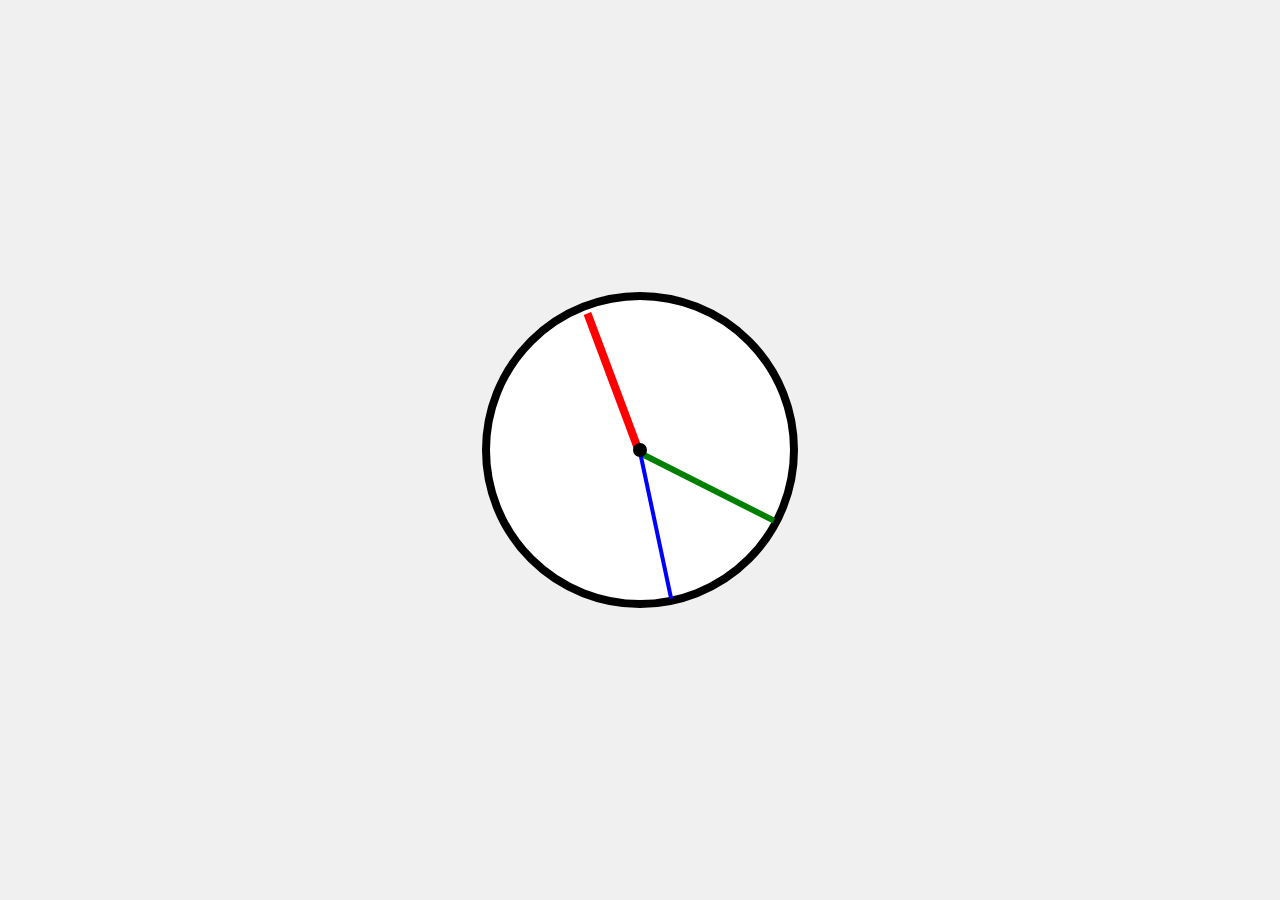
<file: oclock/index.html>
<!DOCTYPE html>
<html lang="en">

<head>
  <meta charset="UTF-8">
  <meta name="viewport" content="width=device-width, initial-scale=1.0">
  <link rel="stylesheet" href="./assets/css/index.css">
  <title>Clock</title>
</head>

<body>
     <div class="clock">
       <div class="hand hour" id="hour"></div>
       <div class="hand minute" id="minute"></div>
       <div class="hand second" id="second"></div>
       <div class="center"></div>
     </div>
  <script src="./assets/js/index.js"></script>
</body>

</html>
</file>
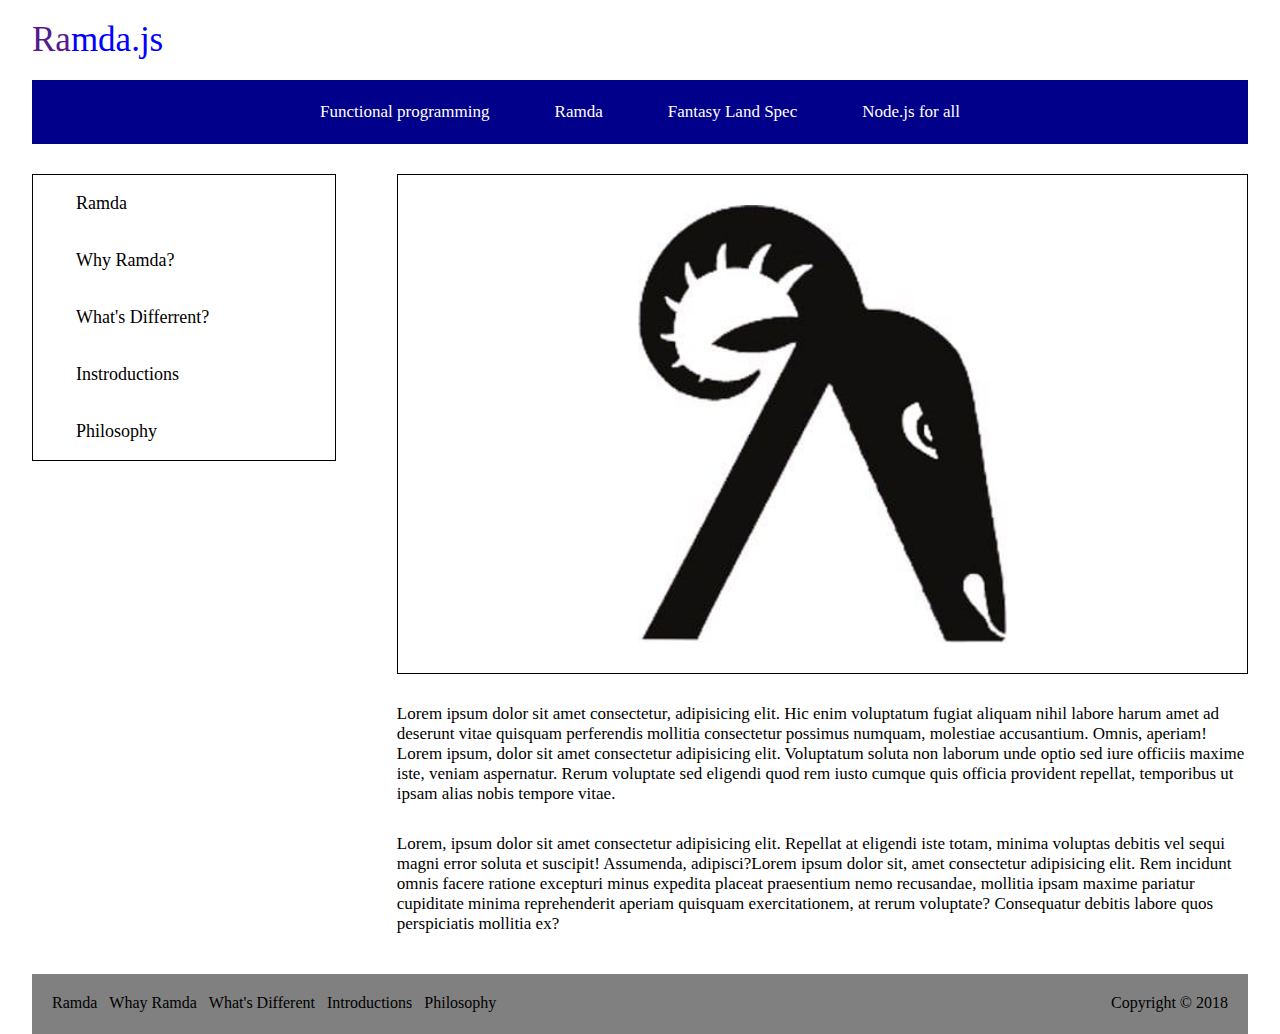
<file: ramda/index.html>
<!DOCTYPE html>
<html lang="en">
<head>
   <meta charset="UTF-8">
   <meta name="viewport" content="width=device-width, initial-scale=1.0">
   <link rel="stylesheet" href="./assets/css/index.css">
   <title>Document</title>
</head>
<body>
   <header>
      <div class="container">
         <div class="logo">
            <a href="">Ra<span>mda.js</span></a>
         </div>
         <nav>
            <ul>
               <li><a href="">Functional programming</a></li>
               <li><a href="">Ramda</a></li>
               <li><a href="">Fantasy Land Spec</a></li>
               <li><a href="">Node.js for all</a></li>
            </ul>
         </nav>
      </div>
   </header>
   <main>
      <div class="container">
         <div class="main_wrapper">
            <aside>
               <ul>
                  <li><a href="">Ramda</a></li>
                  <li><a href="">Why Ramda?</a></li>
                  <li><a href="">What's Differrent?</a></li>
                  <li><a href="">Instroductions</a></li>
                  <li><a href="">Philosophy</a></li>
               </ul>
            </aside>
            <article>
               <div class="article_img active">
                  <img src="./assets/images/Изображение WhatsApp 2024-05-31 в 19.53.53_f16efd94.jpg" alt="">
               </div>
               <div class="article_text">
                  <p>
                     Lorem ipsum dolor sit amet consectetur, adipisicing elit. Hic enim voluptatum fugiat aliquam nihil labore harum amet ad deserunt vitae quisquam perferendis mollitia consectetur possimus numquam, molestiae accusantium. Omnis, aperiam! Lorem ipsum, dolor sit amet consectetur adipisicing elit. Voluptatum soluta non laborum unde optio sed iure officiis maxime iste, veniam aspernatur. Rerum voluptate sed eligendi quod rem iusto cumque quis officia provident repellat, temporibus ut ipsam alias nobis tempore vitae.
                  </p>
                  <p>
                     Lorem, ipsum dolor sit amet consectetur adipisicing elit. Repellat at eligendi iste totam, minima voluptas debitis vel sequi magni error soluta et suscipit! Assumenda, adipisci?Lorem ipsum dolor sit, amet consectetur adipisicing elit. Rem incidunt omnis facere ratione excepturi minus expedita placeat praesentium nemo recusandae, mollitia ipsam maxime pariatur cupiditate minima reprehenderit aperiam quisquam exercitationem, at rerum voluptate? Consequatur debitis labore quos perspiciatis mollitia ex?
                  </p>
               </div>
            </article>
         </div>
      </div>
   </main>
   <footer>
      <div class="container">
         <div class="footer_wrrapper">
            <ul>
               <li><a href="">Ramda</a></li>
               <li><a href="">Whay Ramda</a></li>
               <li><a href="">What's Different</a></li>
               <li><a href="">Introductions</a></li>
               <li><a href="">Philosophy</a></li>
            </ul>
            <div class="copyright">Copyright &copy 2018</div>
         </div>
      </div>
   </footer>
   <script src="./assets/js/index.js"></script>
</body>
</html>
</file>
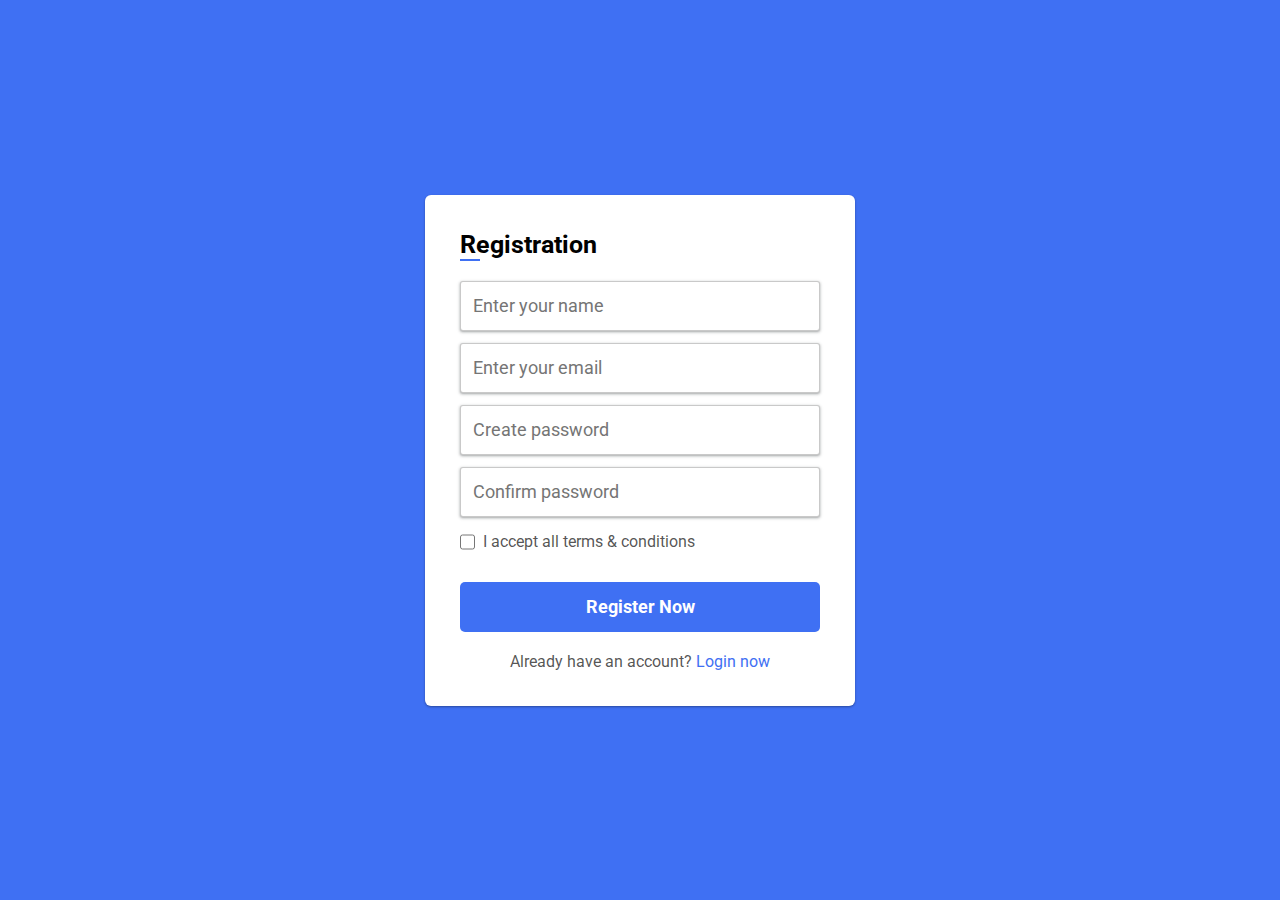
<file: task-2-form/index.html>
<!DOCTYPE html>
<html lang="en">

<head>
  <meta charset="UTF-8">
  <meta name="viewport" content="width=device-width, initial-scale=1.0">
  <link rel="preconnect" href="https://fonts.googleapis.com">
  <link rel="preconnect" href="https://fonts.gstatic.com" crossorigin>
  <link
    href="https://fonts.googleapis.com/css2?family=Roboto:ital,wght@0,100;0,300;0,400;0,500;0,700;0,900;1,100;1,300;1,400;1,500;1,700;1,900&display=swap"
    rel="stylesheet">
  <link rel="stylesheet" href="./assets/css/index.min.css">

  <title>Document</title>
</head>

<body>
  <main>
    <div class="form">
      <b class="form_title">Registration</b>
      <form action="">
        <div class="form_first_group">
          <input placeholder="Enter your name" type="text">
          <input placeholder="Enter your email" type="email">
          <input placeholder="Create password" type="password">
          <input placeholder="Confirm password" type="password">
        </div>
        <div class="confirm">
          <input type="checkbox" name="" id="confirm_checkbox">
          <label for="confirm_checkbox">
            I accept all <a href="">terms & conditions</a>
          </label>
        </div>
        <button type="submit">Register Now</button>
      </form>
      <p class="login">Already have an account? <a href="">Login now</a></p>
    </div>
  </main>
</body>

</html>
</file>
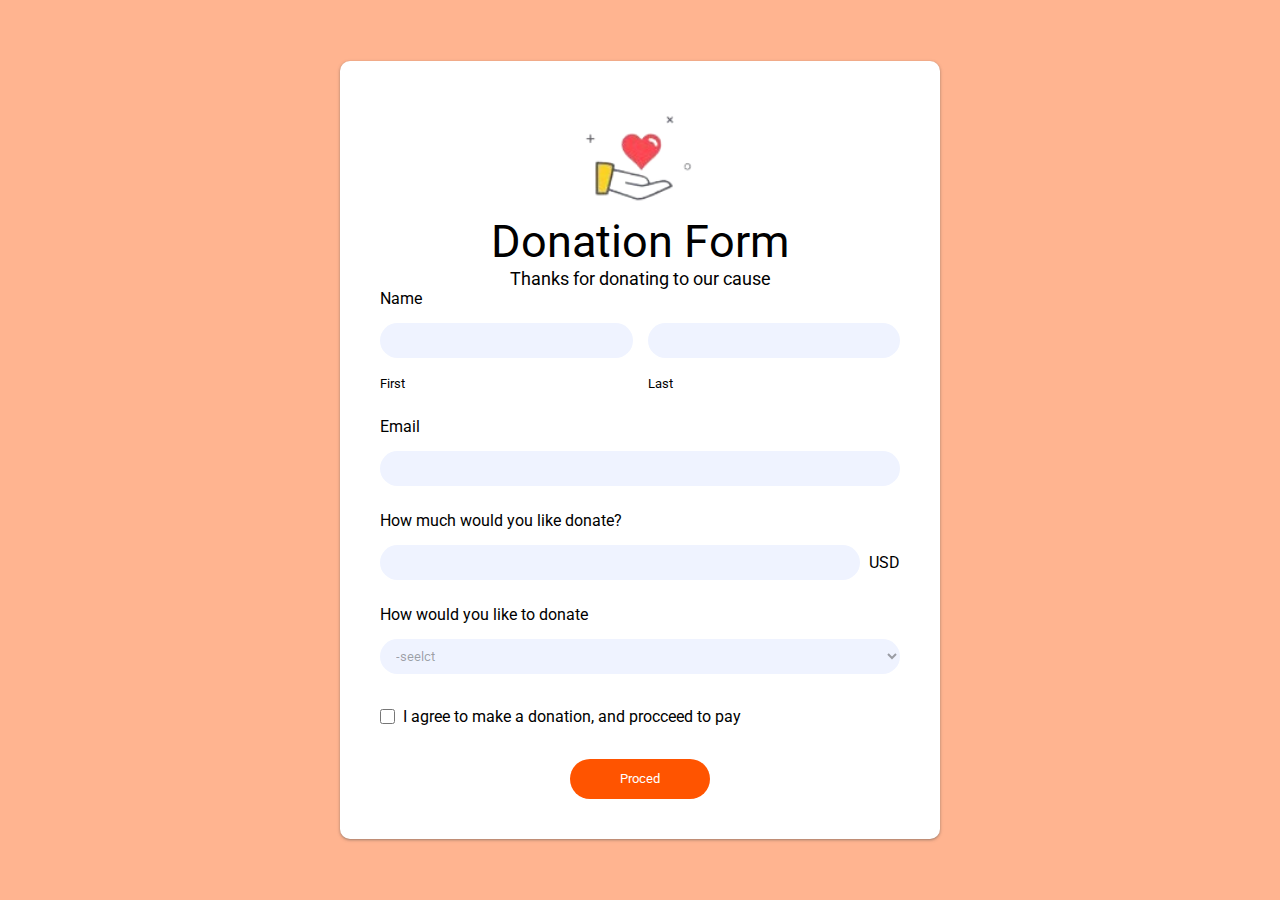
<file: task-3-form/index.html>
<!DOCTYPE html>
<html lang="en">

<head>
  <meta charset="UTF-8">
  <meta name="viewport" content="width=device-width, initial-scale=1.0">
  <link rel="preconnect" href="https://fonts.googleapis.com">
  <link rel="preconnect" href="https://fonts.gstatic.com" crossorigin>
  <link
    href="https://fonts.googleapis.com/css2?family=Roboto:ital,wght@0,100;0,300;0,400;0,500;0,700;0,900;1,100;1,300;1,400;1,500;1,700;1,900&display=swap"
    rel="stylesheet">
  <link rel="stylesheet" href="./assets/css/index.min.css">

  <title>Document</title>
</head>

<body>
  <main>
    <div class="form">
      <div class="form_header">
        <div class="form_header_image">
          <img src="./assets/icons/photo_2024-05-21_11-06-16-removebg-preview.png" alt="">
        </div>
        <h2>Donation Form</h2>
        <p>Thanks for donating to our cause</p>
      </div>
      <form action="">

        <div class="names">
          <div class="input_title">
            <p>Name</p>
          </div>
          <div>
            <div>
              <input id="first_name" type="text">
              <label for="first_name"><small>First</small></label>
            </div>
            <div>
              <input id="second_name" type="text">
              <label for="second_name"><small>Last</small></label>
            </div>
          </div>
        </div>

        <div>
          <label class="input_title" for="email">Email</label>
          <input id="email" type="email">
        </div>
        <div class="donate">
          <label class="input_title" for="donate">How much would you like donate?</label>
          <div>
            <div><input id="phone" type="tel"></div>
            <div>USD</div>
          </div>
        </div>
        <div>
          <label for="donate2">How would you like to donate</label>
          <div>
            <select name="" id="">
              <option value="">-seelct</option>
              <option value="">first</option>
              <option value="">second</option>
              <option value="">third</option>
            </select>
          </div>
        </div>
        <div class="agree">
          <input type="checkbox" name="" id="">
          <label for="">I agree to make a donation, and procceed to pay</label>
        </div>
        <button>Proced</button>
      </form>
    </div>
  </main>
</body>

</html>
</file>
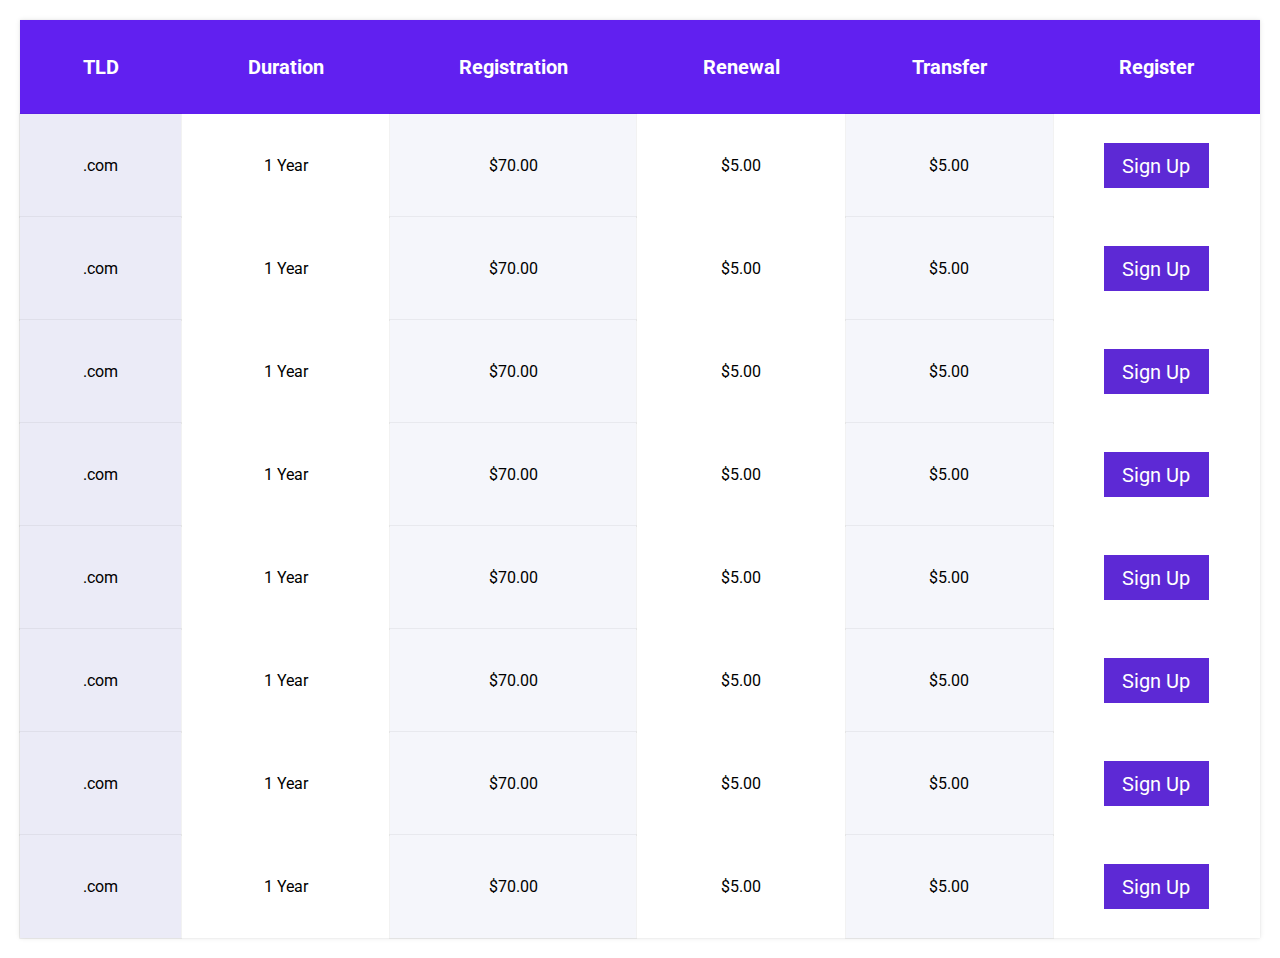
<file: task-4-table/index.html>
<!DOCTYPE html>
<html lang="en">

<head>
  <meta charset="UTF-8">
  <meta name="viewport" content="width=device-width, initial-scale=1.0">
  <link
    href="https://fonts.googleapis.com/css2?family=Roboto:ital,wght@0,100;0,300;0,400;0,500;0,700;0,900;1,100;1,300;1,400;1,500;1,700;1,900&display=swap"
    rel="stylesheet">
  <link rel="stylesheet" href="./assets/css/index.css">
  <title>Table</title>
</head>

<body>
  <main>
    <table>
      <thead>
        <tr>
          <td>TLD</td>
          <td>Duration</td>
          <td>Registration</td>
          <td>Renewal</td>
          <td>Transfer</td>
          <td>Register</td>
        </tr>
      </thead>
      <tbody>
        <tr>
          <td class="tld">.com</td>
          <td>1 Year</td>
          <td class="register">$70.00</td>
          <td>$5.00</td>
          <td class="transfer">$5.00</td>
          <td>
            <a class="btn" href="">Sign Up</a>
          </td>
        </tr>
        <td class="tld">.com</td>
        <td>1 Year</td>
        <td class="register">$70.00</td>
        <td>$5.00</td>
        <td class="transfer">$5.00</td>
        <td>
          <a class="btn" href="">Sign Up</a>
        </td>
        </tr>
        <td class="tld">.com</td>
        <td>1 Year</td>
        <td class="register">$70.00</td>
        <td>$5.00</td>
        <td class="transfer">$5.00</td>
        <td>
          <a class="btn" href="">Sign Up</a>
        </td>
        </tr>
        <td class="tld">.com</td>
        <td>1 Year</td>
        <td class="register">$70.00</td>
        <td>$5.00</td>
        <td class="transfer">$5.00</td>
        <td>
          <a class="btn" href="">Sign Up</a>
        </td>
        </tr>
        <td class="tld">.com</td>
        <td>1 Year</td>
        <td class="register">$70.00</td>
        <td>$5.00</td>
        <td class="transfer">$5.00</td>
        <td>
          <a class="btn" href="">Sign Up</a>
        </td>
        </tr>
        <td class="tld">.com</td>
        <td>1 Year</td>
        <td class="register">$70.00</td>
        <td>$5.00</td>
        <td class="transfer">$5.00</td>
        <td>
          <a class="btn" href="">Sign Up</a>
        </td>
        </tr>
        <td class="tld">.com</td>
        <td>1 Year</td>
        <td class="register">$70.00</td>
        <td>$5.00</td>
        <td class="transfer">$5.00</td>
        <td>
          <a class="btn" href="">Sign Up</a>
        </td>
        </tr>
        <td class="tld">.com</td>
        <td>1 Year</td>
        <td class="register">$70.00</td>
        <td>$5.00</td>
        <td class="transfer">$5.00</td>
        <td>
          <a class="btn" href="">Sign Up</a>
        </td>
        </tr>
      </tbody>
    </table>
  </main>
</body>

</html>
</file>
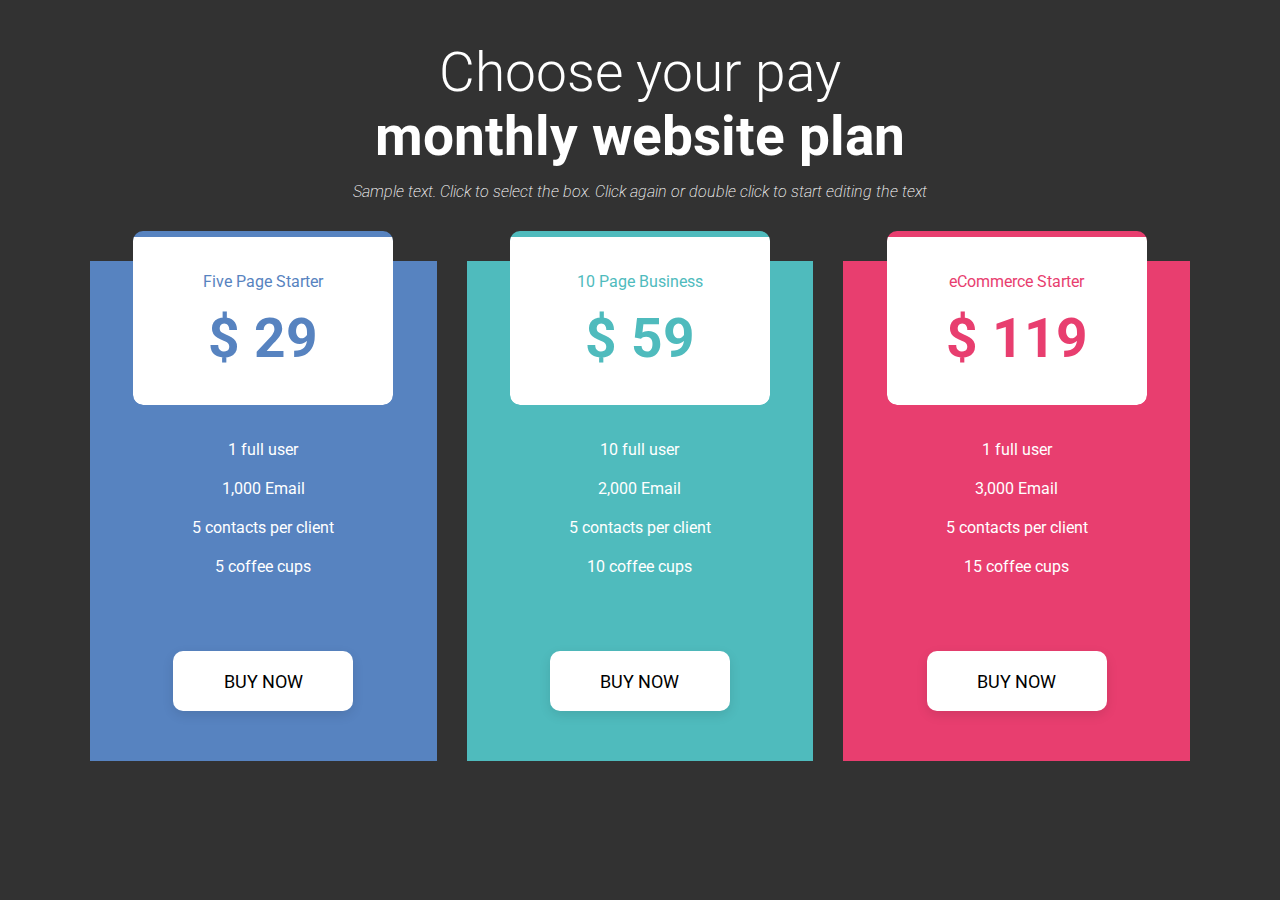
<file: task-5-list/index.html>
<!DOCTYPE html>
<html lang="en">

<head>
  <meta charset="UTF-8">
  <meta name="viewport" content="width=device-width, initial-scale=1.0">
  <link href="https://fonts.googleapis.com/css2?family=Roboto:wght@100;300;400;500;700;900&display=swap"
    rel="stylesheet">
  <link rel="stylesheet" href="./assets/css/index.css">
  <title>List 1</title>
</head>

<body>
  <main>
    <div class="container">
      <div class="list_titles">
        <h2>
          Choose your pay
          <strong>monthly website plan</strong>
        </h2>
        <i>Sample text. Click to select the box. Click again or double click to start editing the text</i>
      </div>
      <ul class="list_wrapper">
        <li class="list_element plan-starter">
          <div class="list_element_header">
            <div class="list_element_header_inner">
              <p class="list_element_header_inner_top">Five Page Starter</p>
              <p class="list_element_header_inner_price">$ 29</p>
            </div>
          </div>
          <ul>
            <li>1 full user</li>
            <li>1,000 Email</li>
            <li>5 contacts per client</li>
            <li>5 coffee cups</li>
          </ul>
          <a href="">BUY NOW</a>
        </li>
        <li class="list_element plan-business">
          <div class="list_element_header">
            <div class="list_element_header_inner">
              <p class="list_element_header_inner_top">10 Page Business</p>
              <p class="list_element_header_inner_price">$ 59</p>
            </div>
          </div>
          <ul>
            <li>10 full user</li>
            <li>2,000 Email</li>
            <li>5 contacts per client</li>
            <li>10 coffee cups</li>
          </ul>
          <a href="">BUY NOW</a>
        </li>
        <li class="list_element plan-ecommerce">
          <div class="list_element_header">
            <div class="list_element_header_inner">
              <p class="list_element_header_inner_top">eCommerce Starter</p>
              <p class="list_element_header_inner_price">$ 119</p>
            </div>
          </div>
          <ul>
            <li>1 full user</li>
            <li>3,000 Email</li>
            <li>5 contacts per client</li>
            <li>15 coffee cups</li>
          </ul>
          <a href="">BUY NOW</a>
        </li>
      </ul>
    </div>
  </main>
</body>

</html>
</file>
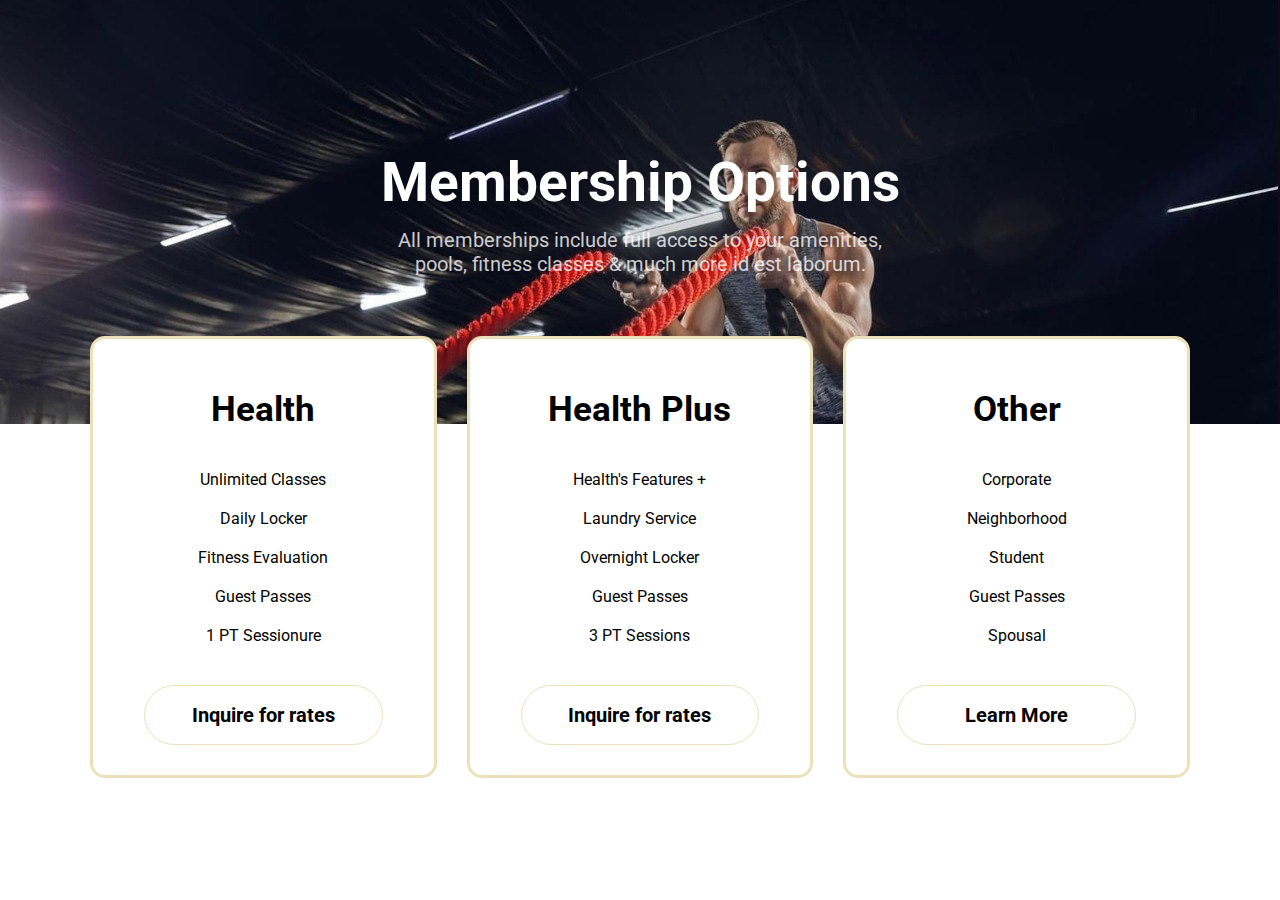
<file: task-6-list/index.html>
<!DOCTYPE html>
<html lang="en">

<head>
  <meta charset="UTF-8">
  <meta name="viewport" content="width=device-width, initial-scale=1.0">
  <link href="https://fonts.googleapis.com/css2?family=Roboto:wght@100;300;400;500;700;900&display=swap"
    rel="stylesheet">
  <link rel="stylesheet" href="./assets/css/index.css">
  <title>List 2</title>
</head>

<body>
  <main>
    <ul class="container">
      <div class="list_titles">
        <h2>Membership Options</h2>
        <p>All memberships include full access to your amenities, pools, fitness classes & much more id est laborum.</p>
      </div>

      <ul class="list_wrapper">
        <li class="list_element">
          <p class="list_element_title">Health</p>
          <ul class="list_items">
            <li>Unlimited Classes</li>
            <li>Daily Locker</li>
            <li>Fitness Evaluation</li>
            <li>Guest Passes</li>
            <li>1 PT Sessionure</li>
          </ul>
          <a href="" class="cta_button">Inquire for rates</a>
        </li>
        <li class="list_element">
          <p class="list_element_title">Health Plus</p>
          <ul class="list_items">
            <li>Health's Features +</li>
            <li>Laundry Service</li>
            <li>Overnight Locker</li>
            <li>Guest Passes</li>
            <li>3 PT Sessions</li>
          </ul>
          <a href="" class="cta_button">Inquire for rates</a>
        </li>
        <li class="list_element">
          <p class="list_element_title">Other</p>
          <ul class="list_items">
            <li>Corporate</li>
            <li>Neighborhood</li>
            <li>Student</li>
            <li>Guest Passes</li>
            <li>Spousal</li>
          </ul>
          <a href="" class="cta_button">Learn More</a>
        </li>
      </ul>
    </ul>
  </main>
</body>

</html>
</file>
<file: oclock/assets/css/index.css>
body {
    display: flex;
    justify-content: center;
    align-items: center;
    height: 100vh;
    background-color: #f0f0f0;
    margin: 0;
}

.clock {
    position: relative;
    width: 300px;
    height: 300px;
    border: 8px solid black;
    border-radius: 50%;
    background: white;
}

.hand {
    position: absolute;
    width: 50%;
    height: 6px;
    background: black;
    top: 50%;
    transform-origin: 100%;
    transform: rotate(90deg);
    transition: transform 0.5s ease-in-out;
}

.hand.hour {
    height: 8px;
    background: red;
}

.hand.minute {
    height: 6px;
    background: green;
}

.hand.second {
    height: 4px;
    background: blue;
}

.center {
    position: absolute;
    width: 14px;
    height: 14px;
    background: black;
    top: 50%;
    left: 50%;
    transform: translate(-50%, -50%);
    border-radius: 50%;
}

.number {
    position: absolute;
    font-size: 24px;
    font-weight: bold;
    color: black;
    text-align: center;
}

.number1 { top: 25px; right: 50px; }
.number2 { top: 50px; right: 25px; }
.number3 { top: 50%; right: 10px; transform: translateY(-50%); }
.number4 { bottom: 50px; right: 25px; }
.number5 { bottom: 25px; right: 50px; }
.number6 { bottom: 10px; left: 50%; transform: translateX(-50%); }
.number7 { bottom: 25px; left: 50px; }
.number8 { bottom: 50px; left: 25px; }
.number9 { top: 50%; left: 10px; transform: translateY(-50%); }
.number10 { top: 50px; left: 25px; }
.number11 { top: 25px; left: 50px; }
.number12 { top: 10px; left: 50%; transform: translateX(-50%); }
</file>
<file: ramda/assets/css/index.css>
* {
   margin: 0;
   padding: 0;
   box-sizing: border-box;
}

ul,
ol {
   list-style: none;
}

a {
   text-decoration: none;
}

img {
   width: 100%;
   height: 100%;
   object-fit: contain;
}

.container {
   max-width: 95%;
   margin: 0 auto;
}

body {
   overflow: hidden;
   padding-top: 20px;
}

main {
   margin-top: 30px;
}

.logo {
   font-size: 35px;
   color: purple;
   margin-bottom: 20px;
}

.logo span {
   color: blue
}

nav ul {

   max-width: 700px;
   display: flex;
   margin: 0 auto;
   justify-content: space-between;
}

nav {
   background-color: darkblue;
}

nav a {
   padding: 22px;

   display: block;
   font-weight: 500;
   font-size: 17px;
   color: white
}

.main_wrapper {
   display: flex;
   align-items: flex-start;
   justify-content: space-between;
}

aside {
   border: 1px solid black;
   width: 25%;
}

article {
   width: 70%;
   min-height: 200px;
}

aside ul {

   font-size: 18px;
}

aside a {
   padding: 18px;

   display: block;
   width: 100%;
   height: 100%;
   color: black
}

.article_img {
   padding: 50px 0;
   border: 1px solid black;
   height: 500px;
}

.article_text p {
   margin-top: 30px;
}

footer {
   margin-top: 40px;
}

.footer_wrrapper {
   padding: 20px;
   background-color: gray;
   display: flex;
   justify-content: space-between;
}

.footer_wrrapper ul {
   display: flex;
   column-gap: 12px
}

.footer_wrrapper a {
   color: black
}

aside li {
   padding-left: 25px;
   transition: all 0.4s;
}

aside li:hover {
   padding-left: 40px;
   background-color: lightgray
}

nav li {
   transition: all 0.3s;
}

nav li {
   padding: 0 5px;
   border-right: 3px solid darkblue;
   border-left: 3px solid darkblue;

}

nav li:hover {
   padding: 0 5px;
   border-right: 3px solid rgba(0, 0, 0, 0.6);
   border-left: 3px solid rgba(0, 0, 0, 0.6);

}

nav li:hover a {
   transition: 0.4s;
}

nav li:hover a {
   color: rgba(0, 0, 0, 0.9)
}

.article_text p {
   font-size: 600;
   font-size: 17px;
}

.article_img img {
   transition: 0.3s;
}

.article_img img:hover {
   transform: scale(1.1);
}

.article_text:hover .article_img img {
   transform: scale(1.1);
   transition: transform 0.3s ease;
}


.article_img.active img {
   transform: scale(1.1);
}

.footer_wrrapper a {
   transition: all 0.4s;
}

.footer_wrrapper a::after {
   content: '';
   display: block;
   height: 2px;
}

.footer_wrrapper a:hover:after {
   background-color: black
}
</file>
<file: task-4-table/assets/css/index.css>
* {
  margin: 0;
  padding: 0;
  box-sizing: border-box;
  font-family: Roboto;
}
a {
  text-decoration: none;
}
main {
  padding: 20px;
}
table {
  max-width: 1400px;
  width: 100%;
  margin: 0 auto;
  border-collapse: collapse;
  box-shadow: rgba(0, 0, 0, 0.1) 0px 0px 5px 0px, rgba(0, 0, 0, 0.1) 0px 0px 1px 0px;
}

thead {
  background-color: rgba(97,32,240,255);
  color: white;
  font-size: 20px;
  font-weight: bold;
}
thead td {
   padding: 35px 51px !important;
}
td, th {
  padding: 29px 51px;
  text-align: center;
}

.btn {
  max-width: 150px;
  width: 100%;
  height: 45px;
  display: flex;
  justify-content: center;
  align-items: center;
  background-color: rgba(93,41,213,255);
  color: white;
  font-size: 20px
}

.tld {
  background-color: rgba(235,235,247,255);
box-shadow: rgba(0, 0, 0, 0.05) 0px 0px 0px 1px;
}

.register, .transfer {
  background-color: rgba(245,246,251,255);
box-shadow: rgba(0, 0, 0, 0.05) 0px 0px 0px 1px;
}
</file>
<file: task-5-list/assets/css/index.css>
* {
  margin: 0;
  padding: 0;
  box-sizing: border-box;
  font-family: 'Roboto', sans-serif;
}

a {
  text-decoration: none;
}

ul, ol {
  list-style: none;
}

body {
  background-color: rgba(50, 50, 50, 255);
}

.container {
  max-width: 1100px;
  margin: 0 auto;
}

main {
  padding: 40px;
}

.list_titles {
  color: #fff;
  max-width: 600px;
  text-align: center;
  margin: 0 auto;
  display: flex;
  flex-direction: column;
  row-gap: 14px;
}

.list_titles h2 {
  font-weight: 300;
  font-size: 55px;
}

.list_titles strong {
  font-weight: 700;
}

.list_titles i {
  font-weight: 200;
}

.list_wrapper {
  margin-top: 60px;
  display: grid;
  grid-template-columns: repeat(auto-fit, minmax(300px, 1fr));
  gap: 30px;
}

.list_element {
  padding-bottom: 50px;
}

.list_element_header {
  padding-top: 1px;
  max-width: 75%;
  min-height: 120px;
  margin: 0 auto;
  margin-top: -30px;
  border-radius: 10px;
  overflow: hidden;
}

.list_element_header_inner {
  padding: 35px 0;
  background-color: #fff;
  min-height: 100px;
  margin-top: 5px;
  border-radius: 0 0 10px 10px;
  text-align: center;
}

.list_element_header_inner_price {
  margin-top: 15px;
  font-size: 55px;
  font-weight: bold;
  text-align: center;
}

.list_element ul {
  max-width: 90%;
  margin: 0 auto;
  text-align: center;
  color: #fff;
  display: flex;
  flex-direction: column;
  row-gap: 20px;
  margin-top: 35px;
}

.list_element a {
  display: flex;
  justify-content: center;
  align-items: center;
  max-width: 180px;
  width: 100%;
  margin: 0 auto;
  background-color: #fff;
  height: 60px;
  border-radius: 10px;
  box-shadow: rgba(0, 0, 0, 0.1) 0px 4px 12px;
  margin-top: 75px;
  font-size: 18px;
  color: black;
}

/* Specific Plan Styles */
.plan-starter {
  background-color: rgba(87, 131, 192, 255);
}

.plan-starter .list_element_header_inner_top, 
.plan-starter .list_element_header_inner_price {
  color: rgba(87, 131, 192, 255);
}

.plan-starter .list_element_header {
  background-color: rgba(87, 131, 192, 255);
}

.plan-business {
  background-color: rgba(79, 187, 189, 255);
}

.plan-business .list_element_header_inner_top, 
.plan-business .list_element_header_inner_price {
  color: rgba(79, 187, 189, 255);
}

.plan-business .list_element_header {
  background-color: rgba(79, 187, 189, 255);
}

.plan-ecommerce {
  background-color: rgba(232, 62, 111, 255);
}

.plan-ecommerce .list_element_header_inner_top, 
.plan-ecommerce .list_element_header_inner_price {
  color: rgba(232, 62, 111, 255);
}

.plan-ecommerce .list_element_header {
  background-color: rgba(232, 62, 111, 255);
}
</file>
<file: task-6-list/assets/css/index.css>
* {
  margin: 0;
  padding: 0;
  box-sizing: border-box;
  font-family: 'Roboto', sans-serif;
}

a {
  text-decoration: none;
}

ul, ol {
  list-style: none;
}

.container {
  max-width: 1100px;
  margin: 0 auto;
}

main {
  padding: 150px 20px 0 20px;
}

body {
  position: relative;
  min-height: 100vh;
}

body::before {
  content: "";
  background: url(../images/background.jpg) no-repeat;
  background-size: 100%;
  background-position: top;
  background-attachment: fixed;
  position: absolute;
  top: 0;
  left: 0;
  width: 100%;
  height: 650px; 
  z-index: -1; 
}

.list_titles {
  color: #fff;
  max-width: 530px;
  text-align: center;
  margin: 0 auto;
  display: flex;
  flex-direction: column;
  row-gap: 14px;
}

.list_titles h2 {
  font-size: 55px;
}

.list_titles p {
  font-size: 20px;
  color: #ffffffc7;
}

.list_wrapper {
  margin-top: 60px;
  display: grid;
  grid-template-columns: repeat(auto-fit, minmax(300px, 1fr));
  gap: 30px;
}

.list_element {
  background-color: rgba(255,255,255,255);
  border: 3px solid #ece0b9;
  border-radius: 15px;
  padding: 30px;
  display: flex;
  flex-direction: column;
  row-gap: 40px;
}

.list_element_title {
  font-size: 35px;
  text-align: center;
  font-weight: bold;
  margin-top: 20px;
}

.list_items {
  max-width: 90%;
  margin: 0 auto;
  text-align: center;
  display: flex;
  flex-direction: column;
  row-gap: 20px;
}

.cta_button {
  max-width: 85%;
  display: flex;
  justify-content: center;
  align-items: center;
  border: 1px solid #ece0b9;
  margin: 0 auto;
  border-radius: 30px;
  height: 60px;
  width: 100%;
  color: black;
  font-weight: bold;
  font-size: 20px;
}
</file>
<file: task-2-form/assets/css/index.min.css>
*{margin:0;padding:0;-webkit-box-sizing:border-box;box-sizing:border-box;font-family:Roboto}a{text-decoration:none}body{background:#3f70f3}input,button{display:block;width:100%;height:50px}input[type=checkbox]{width:15px}button{background:#3f70f3;border:none;border-radius:5px;color:#fff;font-size:18px;font-weight:bold;margin-top:15px}main{width:100%;height:100vh;display:-webkit-box;display:-ms-flexbox;display:flex;-webkit-box-pack:center;-ms-flex-pack:center;justify-content:center;-webkit-box-align:center;-ms-flex-align:center;align-items:center}main .form{border-radius:6px;background:#fff;-webkit-box-shadow:rgba(0,0,0,.12) 0px 1px 3px,rgba(0,0,0,.24) 0px 1px 2px;box-shadow:rgba(0,0,0,.12) 0px 1px 3px,rgba(0,0,0,.24) 0px 1px 2px;padding:35px;max-width:430px;width:100%}main .form_first_group{display:-webkit-box;display:-ms-flexbox;display:flex;-webkit-box-orient:vertical;-webkit-box-direction:normal;-ms-flex-direction:column;flex-direction:column;row-gap:12px}main .form_first_group input{border:none;border:1px solid rgba(0,0,0,.212);padding-left:12px;border-radius:3px;font-size:18px;color:rgba(0,0,0,.678);font-weight:400;-webkit-box-shadow:rgba(60,64,67,.3) 0px 1px 2px 0px,rgba(60,64,67,.15) 0px 1px 3px 1px;box-shadow:rgba(60,64,67,.3) 0px 1px 2px 0px,rgba(60,64,67,.15) 0px 1px 3px 1px}main .form_title{font-size:25px;font-weight:700;margin-bottom:20px}main .form_title::after{content:"";display:block;width:20px;height:2px;background:#3f70f3}main .form form{margin-top:20px}main .form .confirm{display:-webkit-box;display:-ms-flexbox;display:flex;-webkit-box-align:center;-ms-flex-align:center;align-items:center;-webkit-column-gap:8px;-moz-column-gap:8px;column-gap:8px}main .form .confirm,main .form .confirm a{color:rgba(0,0,0,.678);font-weight:400}main .form .login{margin-top:20px;color:rgba(0,0,0,.678);text-align:center}main .form .login a{color:#3f70f3}
</file>
<file: task-3-form/assets/css/index.min.css>
*{margin:0;padding:0;-webkit-box-sizing:border-box;box-sizing:border-box;font-family:Roboto}body{background-color:#ffb490}a{text-decoration:none}img{width:100%;height:100%;-o-object-fit:cover;object-fit:cover}input,select{background:#eff3ff;border:none;height:35px;width:100%;border-radius:50px;padding-left:12px;color:rgba(0,0,0,.356)}button{display:block;color:#fff;background-color:#ff5400;border:none;max-width:140px;width:100%;margin:0 auto;height:40px;margin:0 auto;border-radius:50px}.agree input{width:15px}main{width:100%;height:100vh;display:-webkit-box;display:-ms-flexbox;display:flex;-webkit-box-pack:center;-ms-flex-pack:center;justify-content:center;-webkit-box-align:center;-ms-flex-align:center;align-items:center}main .form{background:#fff;-webkit-box-shadow:rgba(60,64,67,.3) 0px 1px 2px 0px,rgba(60,64,67,.15) 0px 1px 3px 1px;box-shadow:rgba(60,64,67,.3) 0px 1px 2px 0px,rgba(60,64,67,.15) 0px 1px 3px 1px;padding:40px;border-radius:10px;max-width:600px;width:100%}main .form .donate div{display:-webkit-box;display:-ms-flexbox;display:flex;-webkit-box-align:center;-ms-flex-align:center;align-items:center;-webkit-column-gap:9px;-moz-column-gap:9px;column-gap:9px}main .form .donate div div:first-child{-webkit-box-flex:95%;-ms-flex:95%;flex:95%}main .form .donate div div:last-child{-webkit-box-flex:3%;-ms-flex:3%;flex:3%;text-align:center}main .form form{display:-webkit-box;display:-ms-flexbox;display:flex;-webkit-box-orient:vertical;-webkit-box-direction:normal;-ms-flex-direction:column;flex-direction:column;row-gap:25px}main .form form>div{display:-webkit-box;display:-ms-flexbox;display:flex;-webkit-box-orient:vertical;-webkit-box-direction:normal;-ms-flex-direction:column;flex-direction:column;row-gap:15px}main .form .first_name,main .form .second_name{color:rgba(0,0,0,.356)}main .form_header_image{margin:0 auto;width:120px}main .form_header h2,main .form_header p{font-weight:400;text-align:center}main .form_header h2{font-size:45px}main .form_header p{font-size:18px}main .form .names div{display:grid;grid-template-columns:repeat(auto-fit, minmax(45%, 1fr));-webkit-column-gap:15px;-moz-column-gap:15px;column-gap:15px}main .form .names div div{display:-webkit-box;display:-ms-flexbox;display:flex;-webkit-box-orient:vertical;-webkit-box-direction:normal;-ms-flex-direction:column;flex-direction:column;row-gap:15px}main .form .agree{display:-webkit-box;display:-ms-flexbox;display:flex;-webkit-box-align:center;-ms-flex-align:center;align-items:center;-webkit-column-gap:8px;-moz-column-gap:8px;column-gap:8px;-webkit-box-orient:horizontal;-webkit-box-direction:normal;-ms-flex-direction:row;flex-direction:row}
</file>
